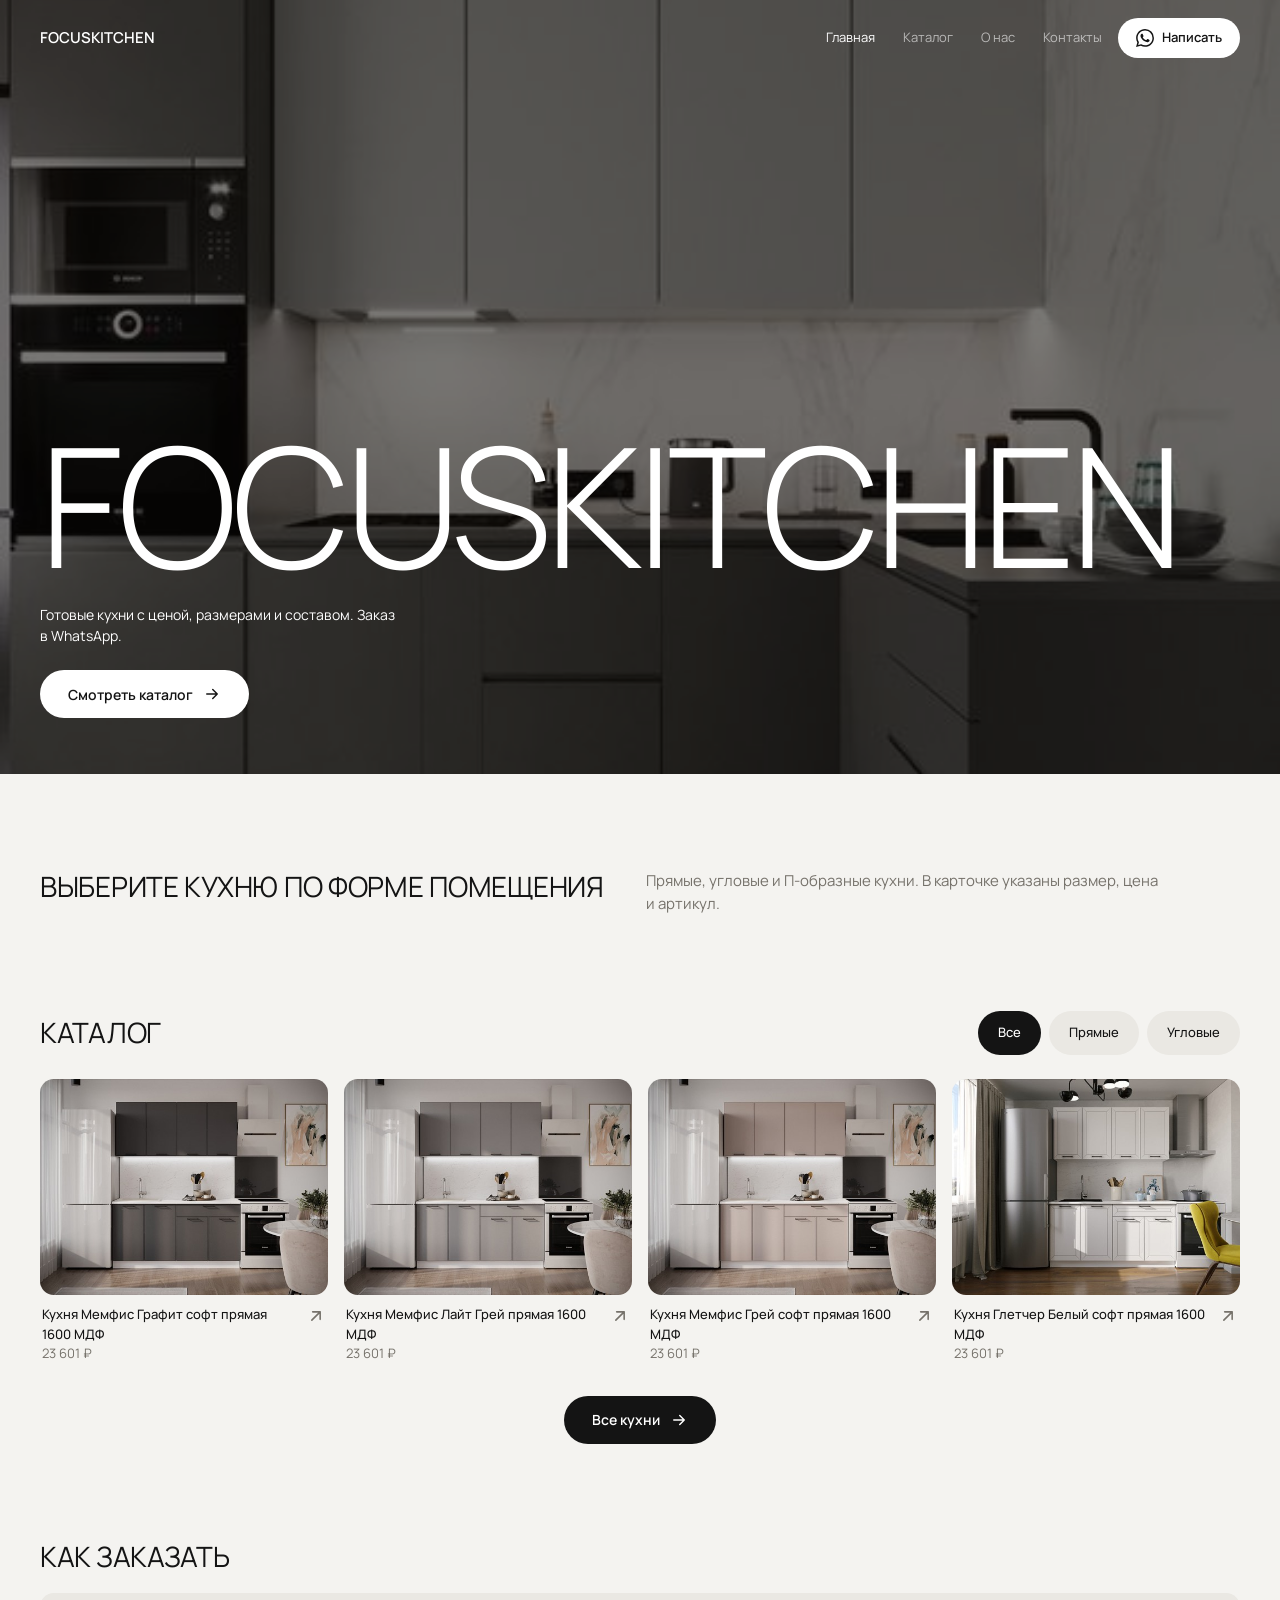
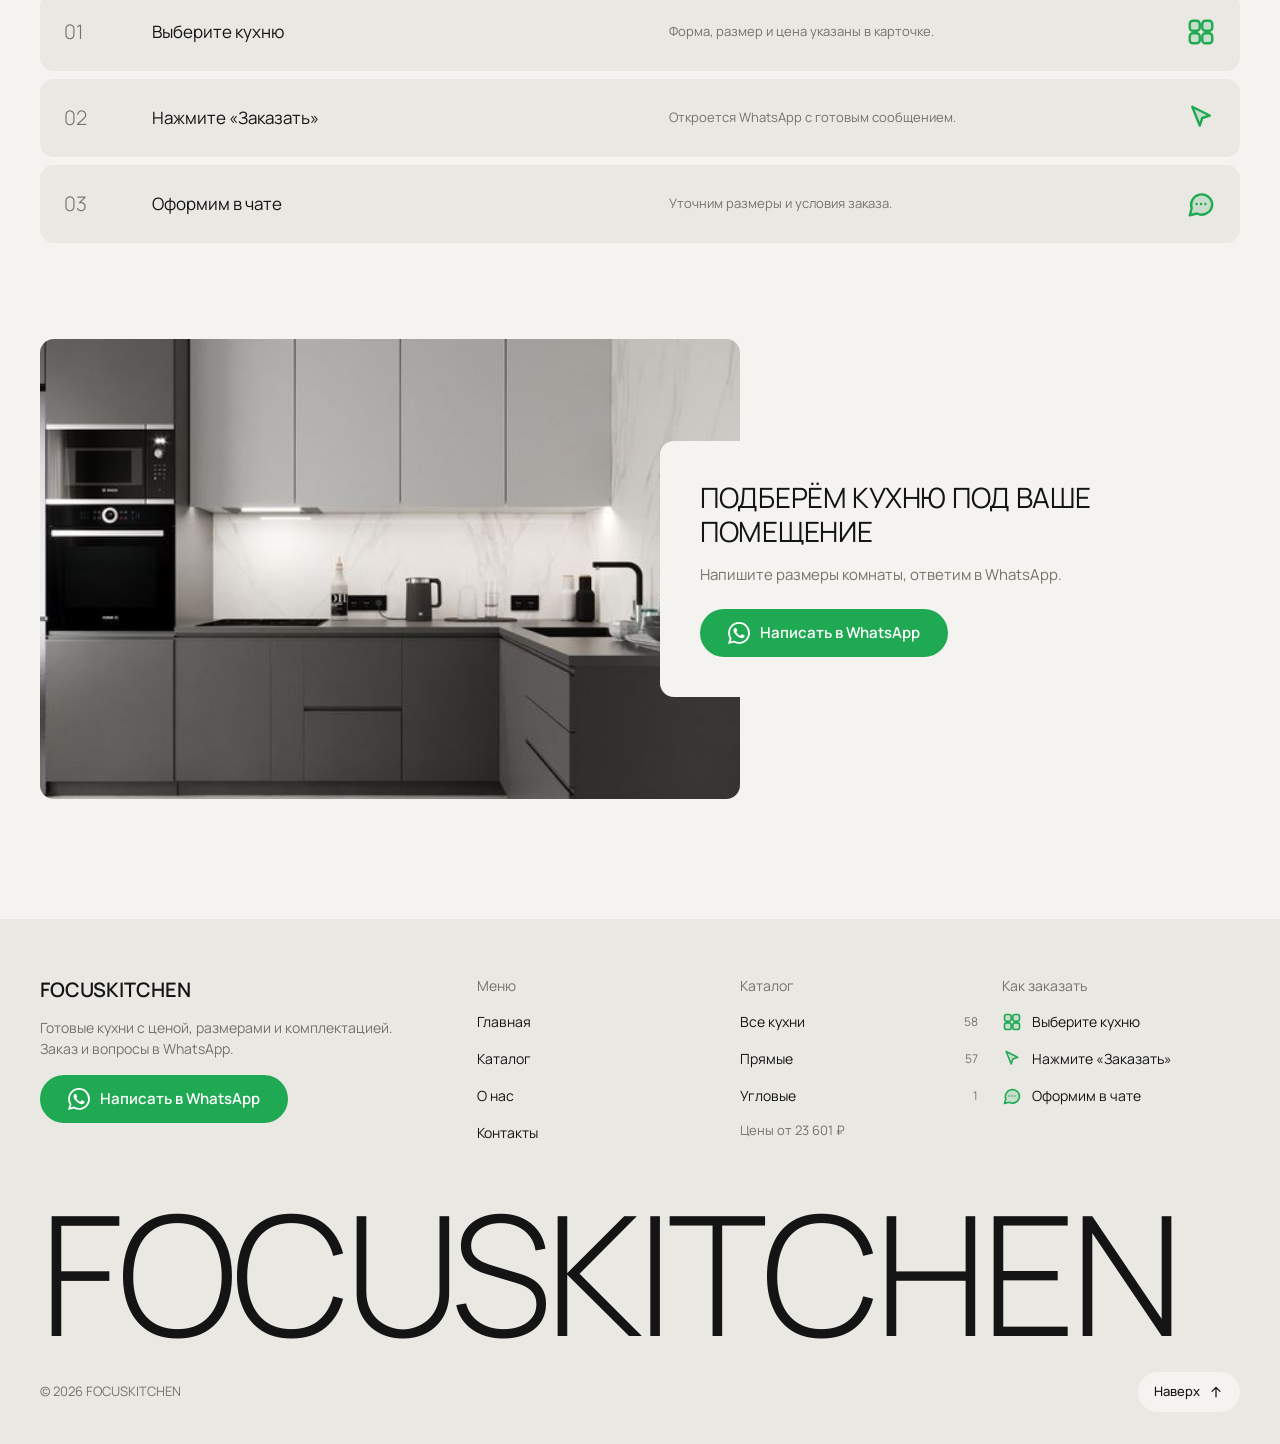
<file: index.html>
<!doctype html>
<html lang="ru">
<head>
<meta charset="utf-8">
<meta name="viewport" content="width=device-width, initial-scale=1">
<title>FOCUSKITCHEN</title>
<script>document.documentElement.classList.add('js')</script>
<link rel="preload" href="data/site.json" as="fetch" crossorigin>
<link rel="preload" href="data/products.json" as="fetch" crossorigin>
<link rel="modulepreload" href="js/home.js">
<link rel="modulepreload" href="js/common.js">
<link rel="modulepreload" href="js/animations.js">
<link rel="modulepreload" href="js/icons.js">
<link rel="modulepreload" href="js/tabs.js">
<link rel="preconnect" href="https://fonts.googleapis.com">
<link rel="preconnect" href="https://fonts.gstatic.com" crossorigin>
<link href="https://fonts.googleapis.com/css2?family=Manrope:wght@200;300;400;500;600&display=block" rel="stylesheet">
<link rel="stylesheet" href="css/site.css">
</head>
<body class="has-dark-hero">
<main>
  <section class="hero">
    <img class="hero-image" src="img/kitchen.jpg" alt="">
    <div class="hero-content">
      <h1 class="wordmark" data-site-name></h1>
      <p class="hero-text">Готовые кухни с ценой, размерами и составом. Заказ в WhatsApp.</p>
      <a class="button button-light" href="catalog.html" data-arrow>Смотреть каталог</a>
    </div>
  </section>

  <section class="section split">
    <h2 class="section-title">Выберите кухню по форме помещения</h2>
    <p class="section-text">Прямые, угловые и П-образные кухни. В карточке указаны размер, цена и артикул.</p>
  </section>

  <section class="section">
    <div class="section-head">
      <h2 class="section-title">Каталог</h2>
      <div class="tabs" id="home-tabs"></div>
    </div>
    <div class="tile-grid" id="home-grid"></div>
    <a class="button button-dark center" href="catalog.html" data-arrow>Все кухни</a>
  </section>

  <section class="section">
    <h2 class="section-title">Как заказать</h2>
    <div class="step-list" id="steps"></div>
  </section>

  <section class="section cta">
    <img class="cta-image" src="img/kitchen.jpg" alt="">
    <div class="cta-card">
      <h2 class="section-title">Подберём кухню под ваше помещение</h2>
      <p class="section-text">Напишите размеры комнаты, ответим в WhatsApp.</p>
      <a class="button button-green" data-whatsapp="Здравствуйте! Хочу подобрать кухню.">Написать в WhatsApp</a>
    </div>
  </section>
</main>
<script type="module" src="js/home.js"></script>
</body>
</html>
</file>
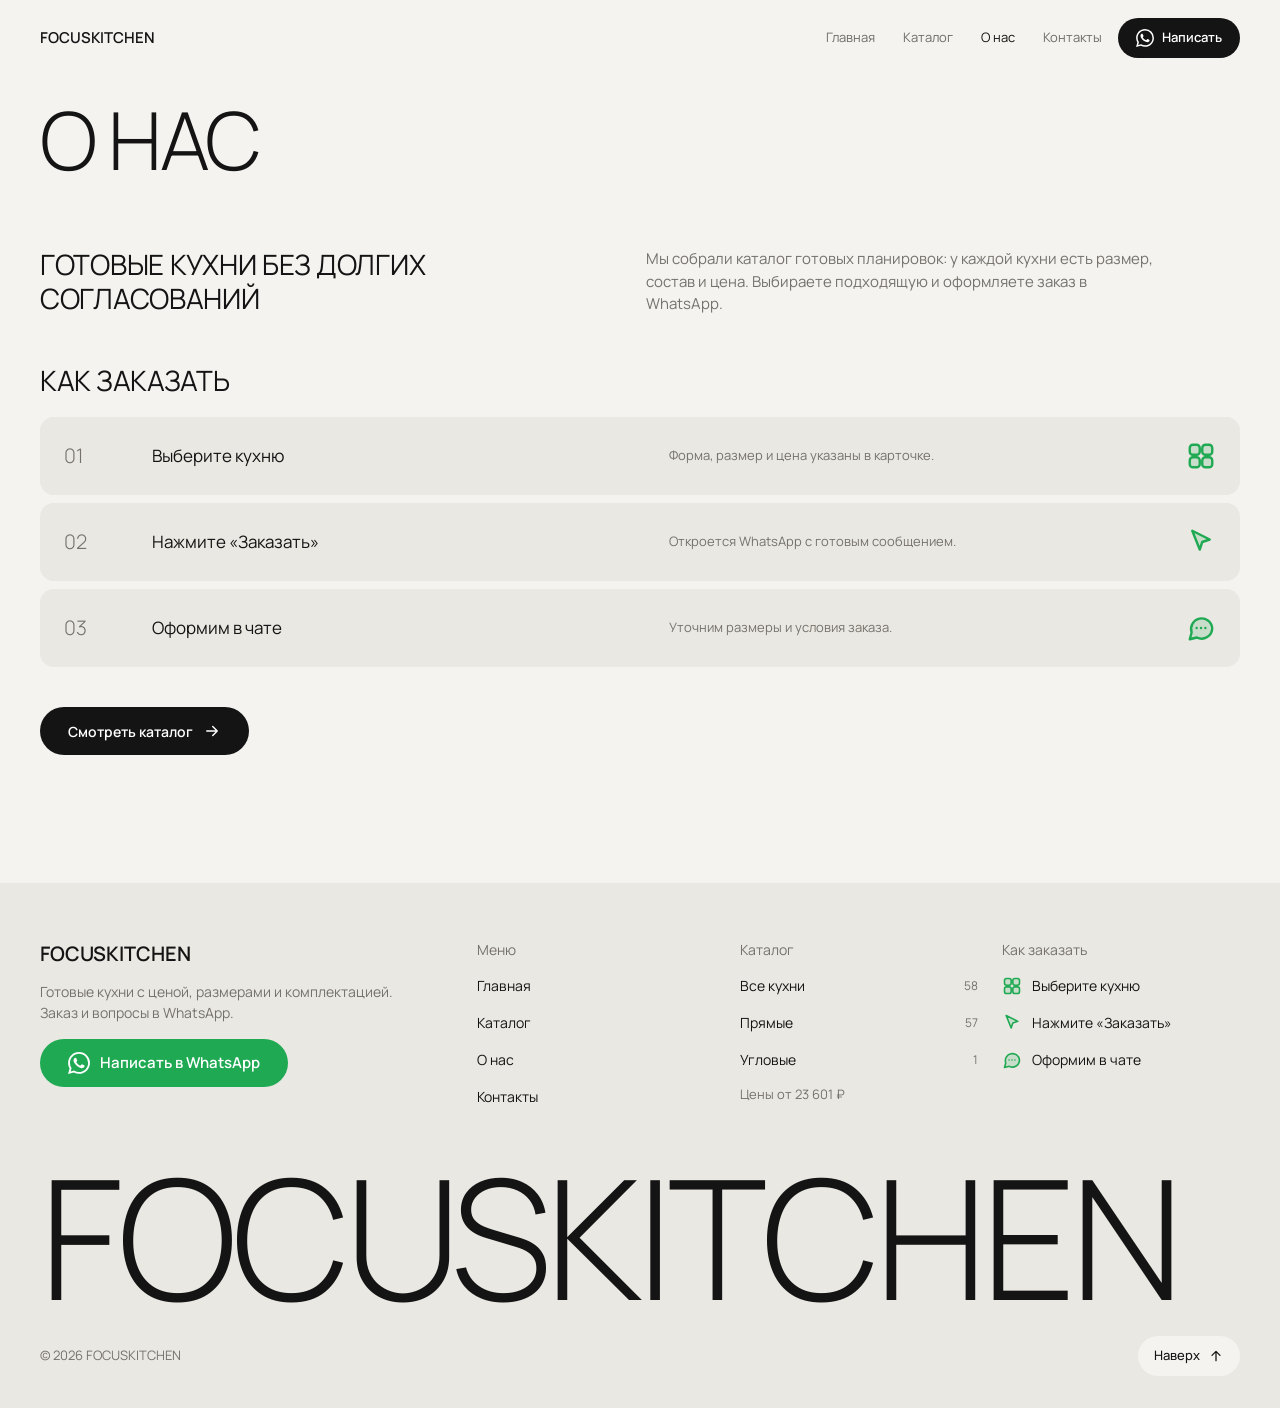
<file: about.html>
<!doctype html>
<html lang="ru">
<head>
<meta charset="utf-8">
<meta name="viewport" content="width=device-width, initial-scale=1">
<title>О нас</title>
<script>document.documentElement.classList.add('js')</script>
<link rel="preload" href="data/site.json" as="fetch" crossorigin>
<link rel="modulepreload" href="js/about.js">
<link rel="modulepreload" href="js/common.js">
<link rel="modulepreload" href="js/animations.js">
<link rel="modulepreload" href="js/icons.js">
<link rel="preconnect" href="https://fonts.googleapis.com">
<link rel="preconnect" href="https://fonts.gstatic.com" crossorigin>
<link href="https://fonts.googleapis.com/css2?family=Manrope:wght@200;300;400;500;600&display=block" rel="stylesheet">
<link rel="stylesheet" href="css/site.css">
</head>
<body class="">
<main class="page">
  <h1 class="page-title">О нас</h1>
  <section class="section split flush">
    <h2 class="section-title">Готовые кухни без долгих согласований</h2>
    <p class="section-text">Мы собрали каталог готовых планировок: у каждой кухни есть размер, состав и цена. Выбираете подходящую и оформляете заказ в WhatsApp.</p>
  </section>
  <section class="section flush">
    <h2 class="section-title">Как заказать</h2>
    <div class="step-list" id="steps"></div>
  </section>
  <a class="button button-dark" href="catalog.html" data-arrow>Смотреть каталог</a>
</main>
<script type="module" src="js/about.js"></script>
</body>
</html>
</file>
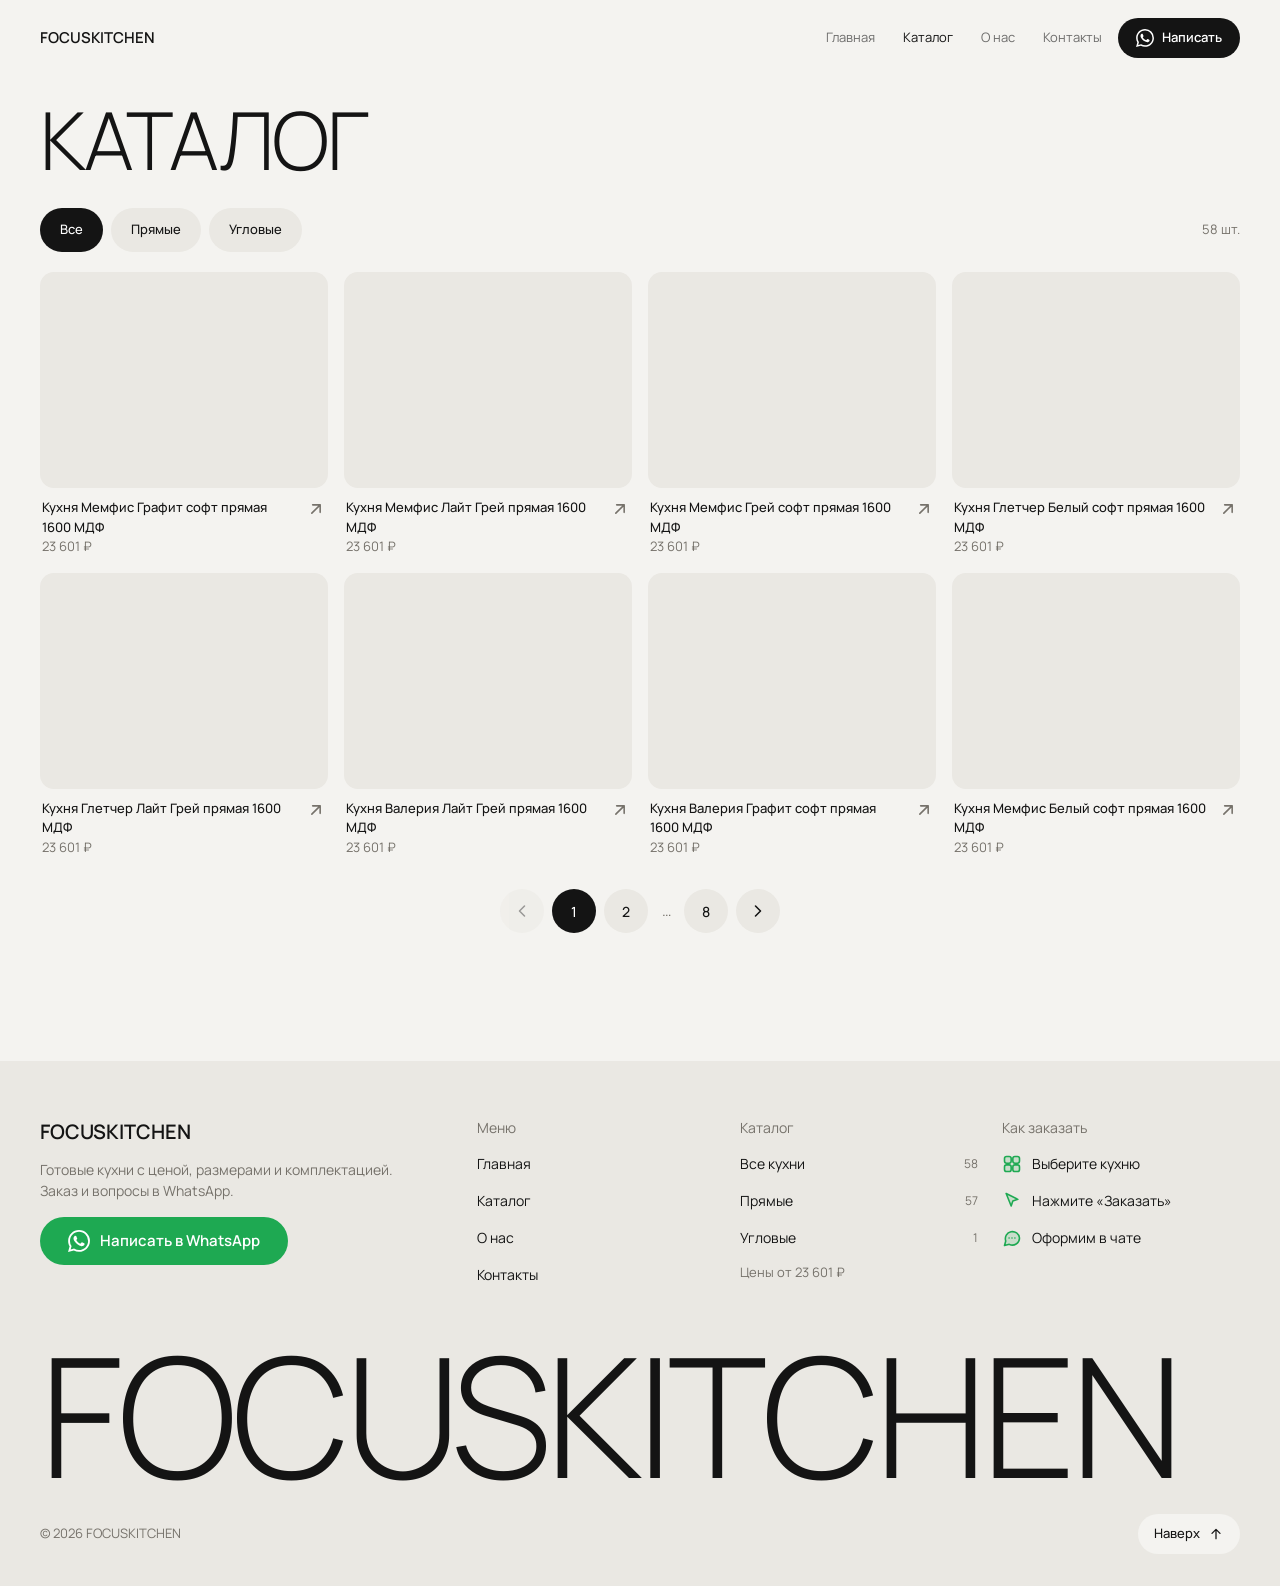
<file: catalog.html>
<!doctype html>
<html lang="ru">
<head>
<meta charset="utf-8">
<meta name="viewport" content="width=device-width, initial-scale=1">
<title>Каталог</title>
<script>document.documentElement.classList.add('js')</script>
<link rel="preload" href="data/site.json" as="fetch" crossorigin>
<link rel="preload" href="data/products.json" as="fetch" crossorigin>
<link rel="modulepreload" href="js/catalog.js">
<link rel="modulepreload" href="js/common.js">
<link rel="modulepreload" href="js/animations.js">
<link rel="modulepreload" href="js/icons.js">
<link rel="modulepreload" href="js/tabs.js">
<link rel="preconnect" href="https://fonts.googleapis.com">
<link rel="preconnect" href="https://fonts.gstatic.com" crossorigin>
<link href="https://fonts.googleapis.com/css2?family=Manrope:wght@200;300;400;500;600&display=block" rel="stylesheet">
<link rel="stylesheet" href="css/site.css">
</head>
<body class="">
<main class="page">
  <h1 class="page-title">Каталог</h1>
  <div class="catalog-bar">
    <div class="tabs" id="catalog-tabs"></div>
    <span class="count" id="catalog-count"></span>
  </div>
  <div class="tile-grid" id="catalog-grid"></div>
  <nav class="pagination" id="catalog-pagination" aria-label="Страницы"></nav>
</main>
<script type="module" src="js/catalog.js"></script>
</body>
</html>
</file>
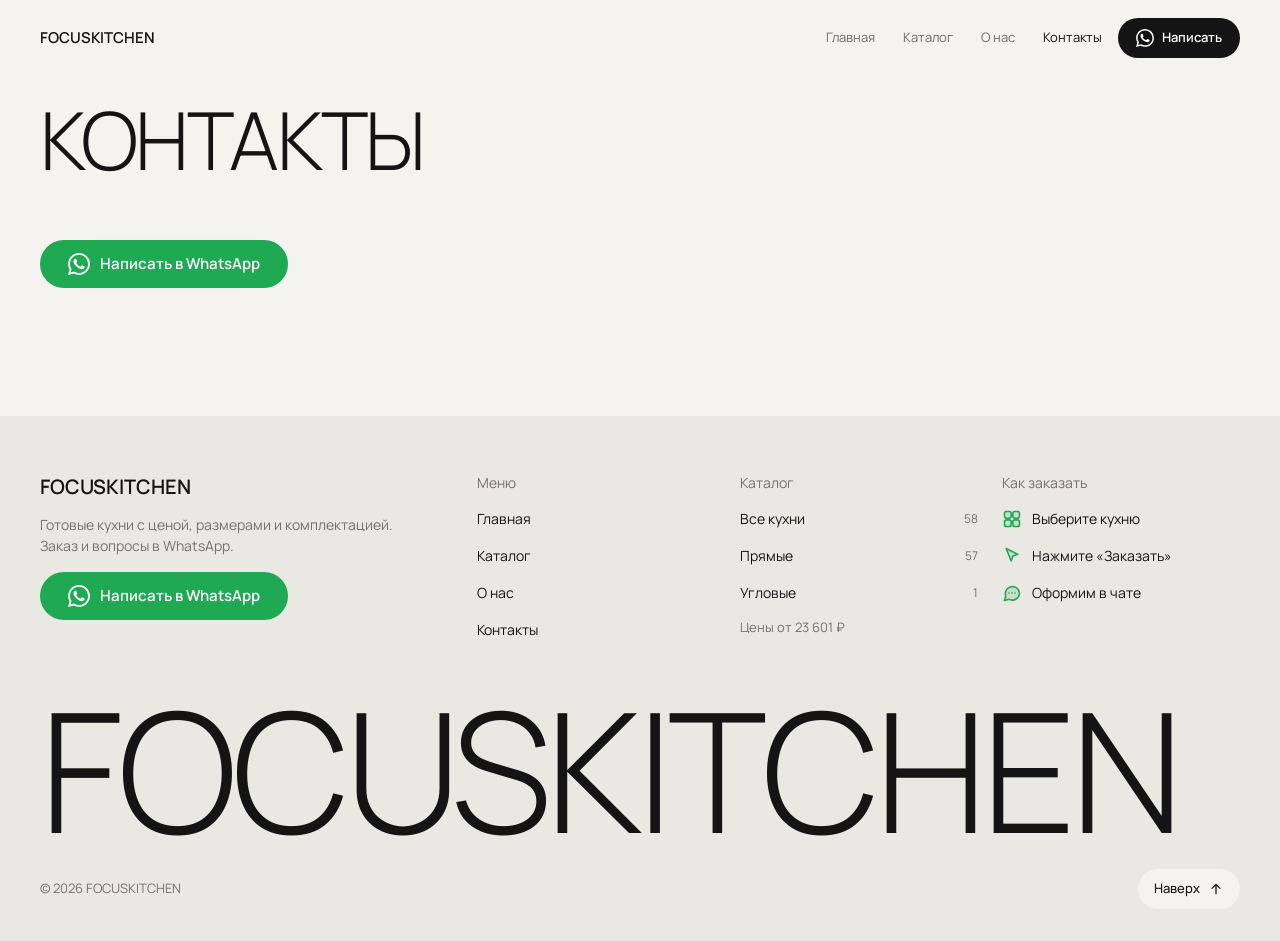
<file: contacts.html>
<!doctype html>
<html lang="ru">
<head>
<meta charset="utf-8">
<meta name="viewport" content="width=device-width, initial-scale=1">
<title>Контакты</title>
<script>document.documentElement.classList.add('js')</script>
<link rel="preload" href="data/site.json" as="fetch" crossorigin>
<link rel="modulepreload" href="js/contacts.js">
<link rel="modulepreload" href="js/common.js">
<link rel="modulepreload" href="js/animations.js">
<link rel="modulepreload" href="js/icons.js">
<link rel="preconnect" href="https://fonts.googleapis.com">
<link rel="preconnect" href="https://fonts.gstatic.com" crossorigin>
<link href="https://fonts.googleapis.com/css2?family=Manrope:wght@200;300;400;500;600&display=block" rel="stylesheet">
<link rel="stylesheet" href="css/site.css">
</head>
<body class="">
<main class="page">
  <h1 class="page-title">Контакты</h1>
  <div class="contact-list" id="contact-list"></div>
  <a class="button button-green" data-whatsapp="Здравствуйте! Хочу подобрать кухню.">Написать в WhatsApp</a>
</main>
<script type="module" src="js/contacts.js"></script>
</body>
</html>
</file>
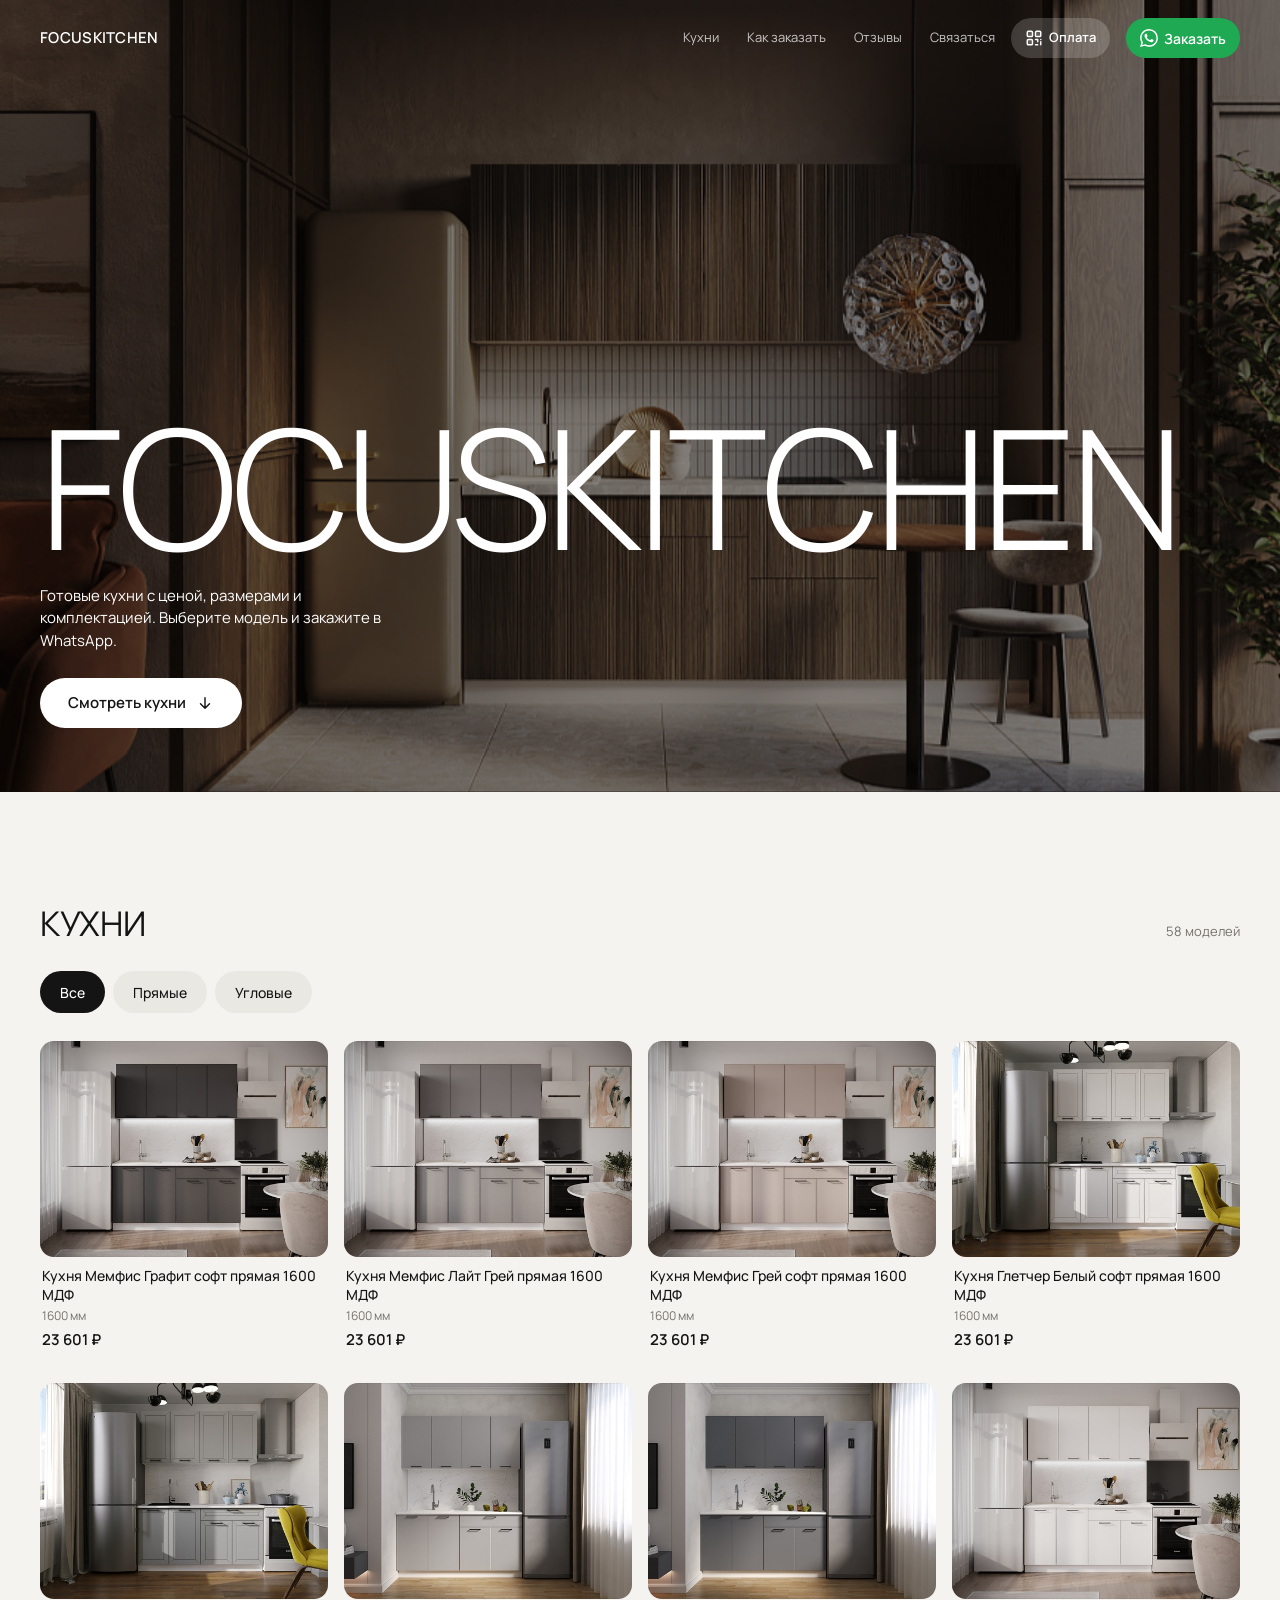
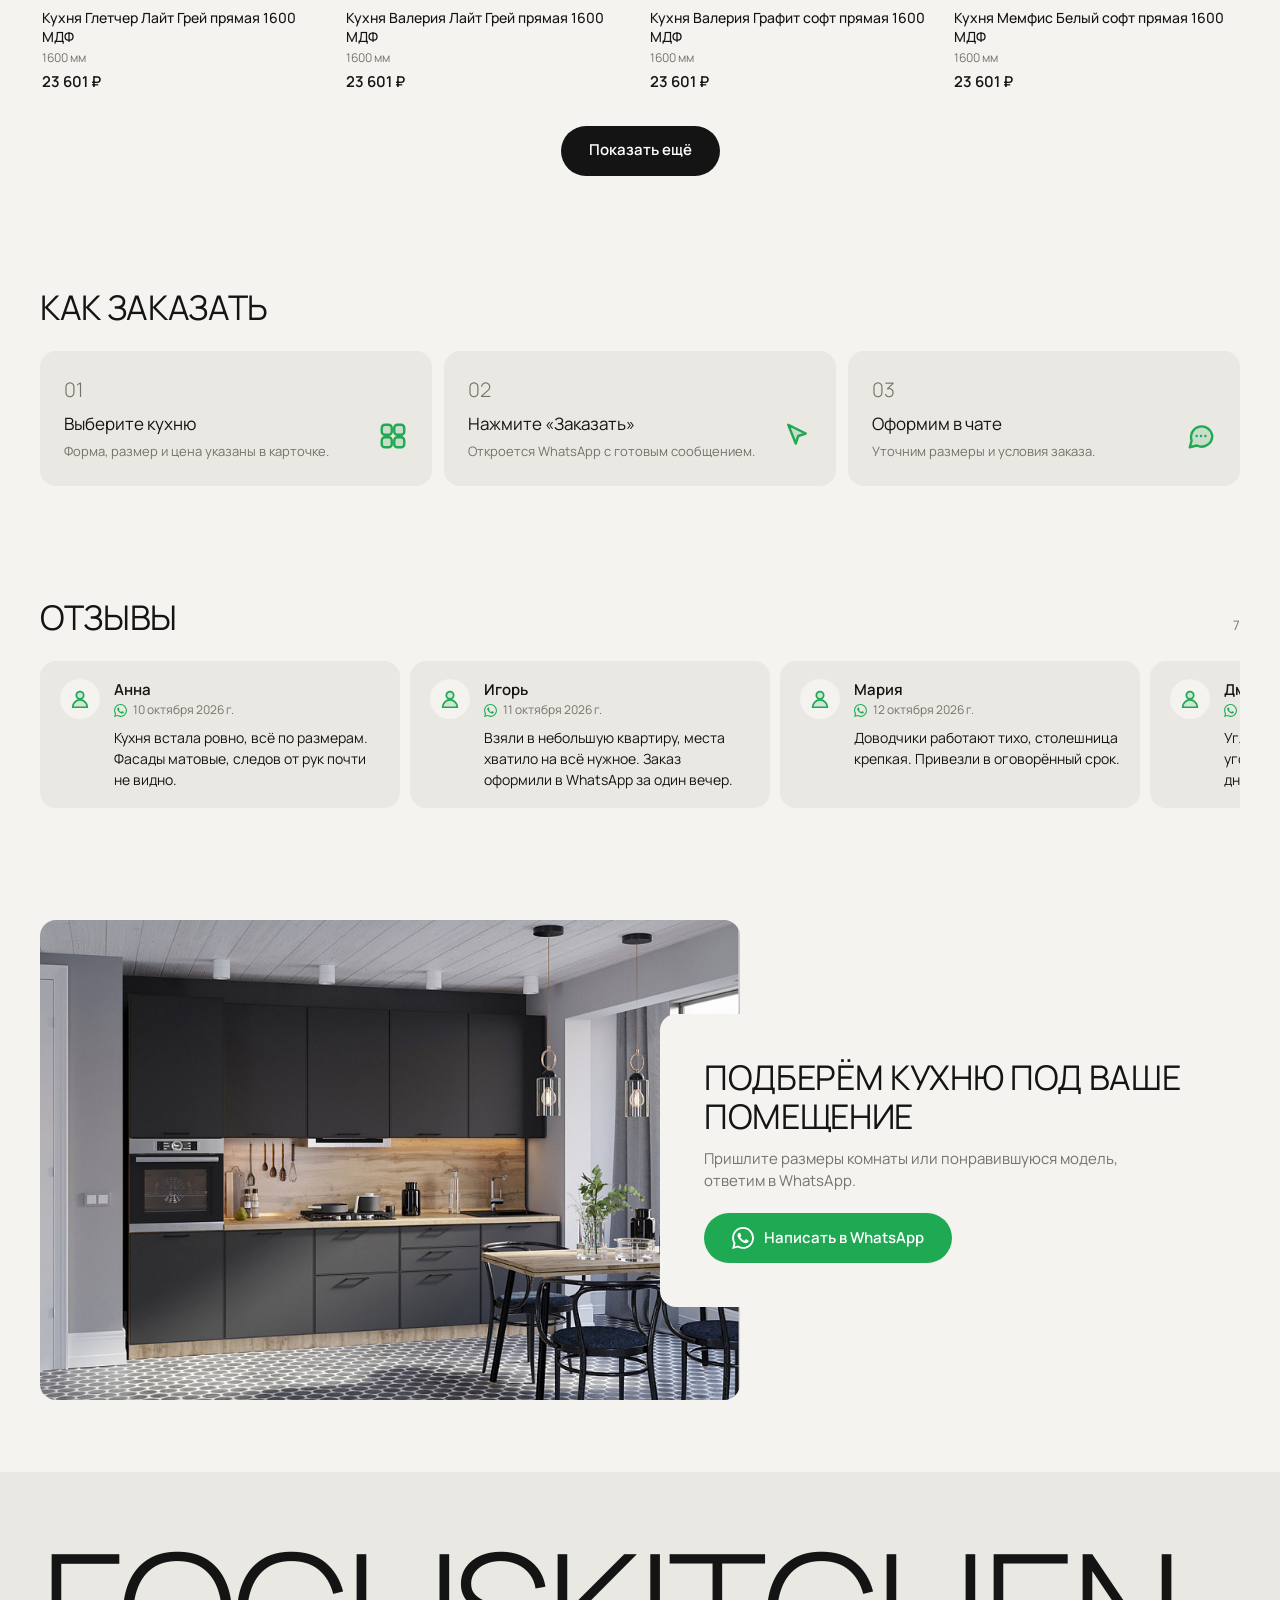
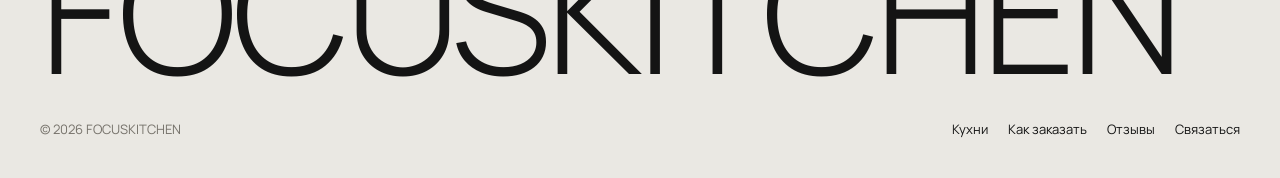
<file: one.html>
<!doctype html>
<html lang="ru">
<head>
<meta charset="utf-8">
<meta name="viewport" content="width=device-width, initial-scale=1">
<title>FOCUSKITCHEN</title>
<script>document.documentElement.classList.add('js')</script>
<link rel="preload" href="data/site.json" as="fetch" crossorigin>
<link rel="preload" href="data/products.json" as="fetch" crossorigin>
<link rel="preload" href="data/payment.json" as="fetch" crossorigin>
<link rel="preload" href="data/reviews.json" as="fetch" crossorigin>
<link rel="modulepreload" href="js/onepage.js">
<link rel="modulepreload" href="js/common.js">
<link rel="modulepreload" href="js/animations.js">
<link rel="modulepreload" href="js/icons.js">
<link rel="modulepreload" href="js/drawer.js">
<link rel="preconnect" href="https://fonts.googleapis.com">
<link rel="preconnect" href="https://fonts.gstatic.com" crossorigin>
<link href="https://fonts.googleapis.com/css2?family=Manrope:wght@200;300;400;500;600&display=block" rel="stylesheet">
<link rel="stylesheet" href="css/onepage.css">
</head>
<body>
<header class="topbar">
  <a class="brand" href="#top" data-site-name></a>
  <nav class="topbar-nav">
    <a href="#kitchens">Кухни</a>
    <a href="#order">Как заказать</a>
    <a href="#reviews">Отзывы</a>
    <a href="#contact">Связаться</a>
  </nav>
  <button class="topbar-pay" id="pay-button" type="button"></button>
  <a class="topbar-action" data-whatsapp="Здравствуйте! Хочу заказать кухню.">Заказать</a>
</header>

<section class="hero" id="top">
  <img class="hero-image" src="img/products/kukhnya-triniti-2400-kashtan-brauni-mdf-pryamaya/1.jpg" alt="">
  <div class="hero-content">
    <h1 class="wordmark" data-site-name></h1>
    <p class="hero-text">Готовые кухни с ценой, размерами и комплектацией. Выберите модель и закажите в WhatsApp.</p>
    <a class="button button-light" href="#kitchens" data-arrow>Смотреть кухни</a>
  </div>
</section>

<main>
  <section class="section" id="kitchens">
    <div class="section-head">
      <h2 class="section-title">Кухни</h2>
      <span class="count" id="kitchen-count"></span>
    </div>
    <div class="chips" id="shape-chips" role="tablist"></div>
    <div class="grid" id="kitchen-grid"></div>
    <button class="button button-dark more" id="show-more" type="button">Показать ещё</button>
  </section>

  <section class="section" id="order">
    <h2 class="section-title">Как заказать</h2>
    <div class="steps" id="steps"></div>
  </section>

  <section class="section" id="reviews">
    <div class="section-head">
      <h2 class="section-title">Отзывы</h2>
      <span class="count" id="review-count"></span>
    </div>
    <div id="review-area"></div>
  </section>

  <section class="section cta" id="contact">
    <img class="cta-image" src="img/products/kukhnya-memfis-3000-chernyy-tryufel-mdf-pryamaya/1.jpg" alt="">
    <div class="cta-card">
      <h2 class="section-title">Подберём кухню под ваше помещение</h2>
      <p class="section-text">Пришлите размеры комнаты или понравившуюся модель, ответим в WhatsApp.</p>
      <a class="button button-green" data-whatsapp="Здравствуйте! Хочу подобрать кухню.">Написать в WhatsApp</a>
      <div class="contact-list" id="contact-list"></div>
    </div>
  </section>
</main>

<footer class="footer">
  <div class="footer-wordmark" data-site-name></div>
  <div class="footer-bottom">
    <span id="copyright"></span>
    <nav class="footer-nav">
      <a href="#kitchens">Кухни</a>
      <a href="#order">Как заказать</a>
      <a href="#reviews">Отзывы</a>
      <a href="#contact">Связаться</a>
    </nav>
  </div>
</footer>
<script type="module" src="js/onepage.js"></script>
</body>
</html>
</file>
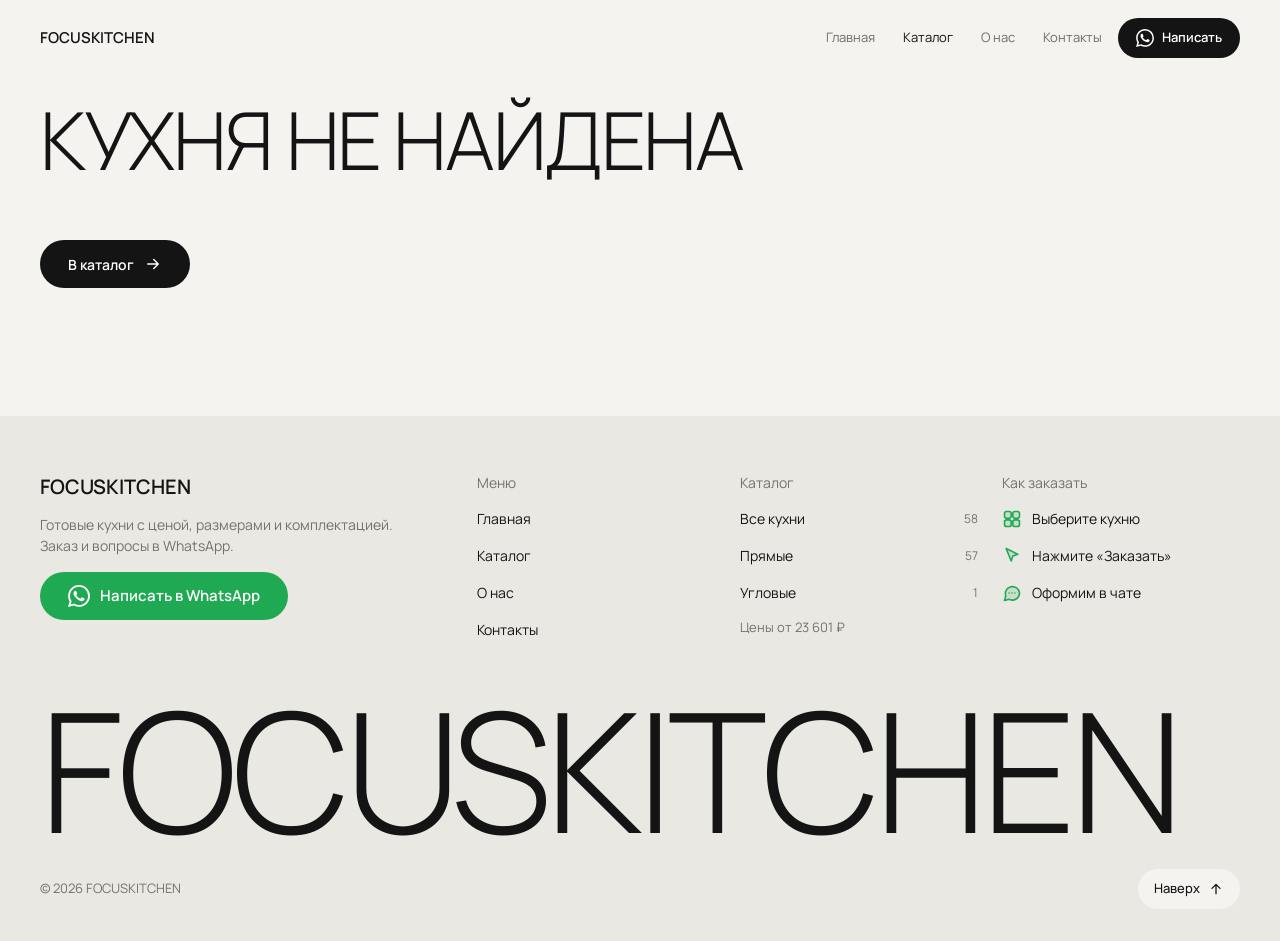
<file: product.html>
<!doctype html>
<html lang="ru">
<head>
<meta charset="utf-8">
<meta name="viewport" content="width=device-width, initial-scale=1">
<title>Кухня</title>
<script>document.documentElement.classList.add('js')</script>
<link rel="preload" href="data/site.json" as="fetch" crossorigin>
<link rel="preload" href="data/products.json" as="fetch" crossorigin>
<link rel="preload" href="data/reviews.json" as="fetch" crossorigin>
<link rel="modulepreload" href="js/product.js">
<link rel="modulepreload" href="js/common.js">
<link rel="modulepreload" href="js/animations.js">
<link rel="modulepreload" href="js/icons.js">
<link rel="modulepreload" href="js/tabs.js">
<link rel="preconnect" href="https://fonts.googleapis.com">
<link rel="preconnect" href="https://fonts.gstatic.com" crossorigin>
<link href="https://fonts.googleapis.com/css2?family=Manrope:wght@200;300;400;500;600&display=block" rel="stylesheet">
<link rel="stylesheet" href="css/site.css">
</head>
<body class="">
<main class="page" id="product-root"></main>
<script type="module" src="js/product.js"></script>
</body>
</html>
</file>
<file: css/site.css>
:root {
  --page: #f4f3f0;
  --surface: #eae8e3;
  --ink: #141414;
  --muted: #76726b;
  --dark: #1a1714;
  --green: #138a4a;
  --accent: #1ea952;
  --gutter: 16px;
  --max: 1280px;
}
* { box-sizing: border-box; }
html { -webkit-text-size-adjust: 100%; -webkit-tap-highlight-color: transparent; }
a, button { touch-action: manipulation; }
body { margin: 0; background: var(--page); color: var(--ink); font-family: 'Manrope', system-ui, sans-serif; font-weight: 400; font-size: 15px; line-height: 1.5; overflow-x: hidden; }
a { color: inherit; text-decoration: none; }
img { display: block; max-width: 100%; }
button { font: inherit; color: inherit; background: none; border: 0; padding: 0; cursor: pointer; }
h1, h2, p { margin: 0; }
:focus-visible { outline: 2px solid var(--green); outline-offset: 2px; }

/* header */
.site-header { position: relative; z-index: 40; }
.site-header-inner { max-width: var(--max); margin: 0 auto; padding: 18px var(--gutter); display: flex; align-items: center; gap: 16px; }
.brand { font-weight: 600; font-size: 15px; margin-right: auto; }
.site-nav { display: none; gap: 28px; font-size: 13px; }
.site-nav a { opacity: .6; }
.site-nav a.is-active, .site-nav a:hover { opacity: 1; }
.header-action { gap: 8px; font-size: 13px; font-weight: 600; display: inline-flex; align-items: center; min-height: 40px; padding: 0 18px; border-radius: 999px; background: var(--ink); color: #fff; transition: transform .2s; }
.header-action:hover { transform: scale(1.04); }
.menu-button { display: inline-flex; align-items: center; justify-content: center; width: 40px; height: 40px; border-radius: 999px; background: var(--surface); }
.has-dark-hero .site-header { position: absolute; left: 0; right: 0; top: 0; color: #fff; }
.has-dark-hero .header-action { background: #fff; color: var(--ink); }
.has-dark-hero .menu-button { background: rgba(255,255,255,.18); }

/* buttons */
.button { display: inline-flex; align-items: center; justify-content: center; gap: 10px; min-height: 48px; padding: 0 28px; border-radius: 999px; font-weight: 600; font-size: 14px; transition: transform .2s; cursor: pointer; }
.button:hover { transform: scale(1.03); }
.button-dark { background: var(--ink); color: #fff; }
.button-light { background: #fff; color: var(--ink); }
.button-green { background: #1ea952; color: #fff; font-size: 15px; }
.center { display: flex; width: fit-content; margin: 32px auto 0; }

/* hero */
.hero { position: relative; min-height: 82vh; min-height: 82svh; background: var(--dark); color: #fff; display: flex; align-items: flex-end; overflow: hidden; }
.hero-image { position: absolute; inset: 0; width: 100%; height: 100%; object-fit: cover; object-position: 50% 45%; }
.hero::after { content: ''; position: absolute; inset: 0; background: rgba(10,8,6,.55); }
.hero-content { position: relative; z-index: 1; width: 100%; max-width: var(--max); margin: 0 auto; padding: 0 var(--gutter) 40px; }
.wordmark { font-weight: 300; font-size: clamp(32px, 13vw, 170px); line-height: .95; letter-spacing: -.03em; text-transform: uppercase; overflow-wrap: anywhere; }
.hero-text { max-width: 360px; margin: 20px 0 24px; font-size: 14px; opacity: .85; }

/* sections */
.section { max-width: var(--max); margin: 0 auto; padding: 56px var(--gutter) 0; }
.section.flush { padding-left: 0; padding-right: 0; }
.section-title { font-weight: 400; font-size: 22px; line-height: 1.2; text-transform: uppercase; letter-spacing: -.01em; }
.section-text { margin-top: 12px; color: var(--muted); max-width: 520px; }
.split { display: grid; gap: 12px; }
.section-head { display: flex; flex-direction: column; gap: 16px; margin-bottom: 24px; }

/* tabs */
.tabs { display: flex; gap: 8px; overflow-x: auto; scrollbar-width: none; margin: 0 calc(var(--gutter) * -1); padding: 0 var(--gutter); }
.tabs::-webkit-scrollbar { display: none; }
.tab { display: inline-flex; align-items: center; gap: 8px; flex: none; min-height: 44px; padding: 0 20px; border-radius: 999px; background: var(--surface); font-size: 13px; font-weight: 500; transition: transform .2s; }
.tab:hover { transform: scale(1.04); }
.tab.is-active { background: var(--ink); color: #fff; }

/* tiles */
.tile-grid { display: grid; grid-template-columns: 1fr 1fr; gap: 10px; }
.tile { display: block; }
.tile-image { aspect-ratio: 4 / 3; border-radius: 14px; overflow: hidden; background: var(--surface); }
.tile-image img { width: 100%; height: 100%; object-fit: cover; transition: transform .6s cubic-bezier(.2,.7,.2,1); }
.tile:hover .tile-image img { transform: scale(1.06); }
.tile-caption { display: flex; justify-content: space-between; align-items: flex-start; gap: 8px; padding: 10px 2px 0; font-size: 13px; }
.tile-text { display: flex; flex-direction: column; }
.tile-arrow { width: 18px; height: 18px; margin-top: 1px; color: var(--muted); transition: transform .25s; }
.tile:hover .tile-arrow { transform: scale(1.25); color: var(--ink); }
.tile-title { font-weight: 500; }
.tile-price { color: var(--muted); }
.tile-meta { color: var(--muted); font-size: 12px; }

/* steps */
.step-list { margin-top: 20px; display: grid; gap: 8px; }
.step-row { display: grid; grid-template-columns: 44px 1fr auto; column-gap: 8px; padding: 18px 16px; border-radius: 14px; background: var(--surface); }
.step-icon { grid-column: 3; grid-row: 1 / span 2; align-self: center; width: 26px; height: 26px; color: var(--muted); }
.step-number { grid-row: span 2; color: var(--muted); font-weight: 300; font-size: 20px; }
.step-title { font-size: 17px; }
.step-text { color: var(--muted); font-size: 13px; }

/* cta */
.cta { position: relative; padding-bottom: 56px; }
.cta-image { width: 100%; height: 280px; object-fit: cover; object-position: 50% 50%; border-radius: 14px; }
.cta-card { position: relative; margin: -56px 12px 0; padding: 24px; background: var(--page); border-radius: 14px; display: flex; flex-direction: column; align-items: flex-start; gap: 4px; }
.cta-card .button { margin-top: 18px; }

/* inner pages */
.page { max-width: var(--max); margin: 0 auto; padding: 24px var(--gutter) 64px; }
.page-title { font-weight: 300; font-size: 44px; line-height: 1; letter-spacing: -.03em; text-transform: uppercase; margin-bottom: 28px; }
.page .section { padding-top: 40px; padding-bottom: 8px; }
.page .button { margin-top: 32px; }
.catalog-bar { display: flex; flex-direction: column; gap: 12px; margin-bottom: 20px; }
.count { color: var(--muted); font-size: 13px; }
.contact-list { display: grid; gap: 8px; }
.contact-row { display: grid; grid-template-columns: 130px 1fr; align-items: center; padding: 14px 16px; border-radius: 12px; background: var(--surface); }
.spec-card { padding: 8px 20px; border-radius: 16px; background: var(--surface); }
.spec-row { display: grid; grid-template-columns: 150px 1fr; align-items: center; gap: 12px; padding: 9px 0; }
.spec-label, .contact-label { display: flex; align-items: center; gap: 8px; color: var(--muted); font-size: 13px; }
.spec-label .icon, .contact-label .icon { width: 18px; height: 18px; }
.spec-value { font-size: 15px; font-weight: 500; }
a.contact-value { text-decoration: underline; text-underline-offset: 3px; }

/* product */
.crumbs { display: flex; align-items: center; gap: 8px; font-size: 13px; color: var(--muted); margin-bottom: 20px; }
.crumbs a { text-decoration: underline; text-underline-offset: 3px; }
.product-layout { display: grid; gap: 24px; }
.gallery-main { width: 100%; aspect-ratio: 4 / 3; object-fit: cover; border-radius: 14px; background: var(--surface); }
.gallery-thumbs { display: flex; gap: 8px; margin-top: 8px; }
.gallery-thumb { width: 56px; height: 56px; border-radius: 10px; overflow: hidden; opacity: .55; transition: transform .2s; }
.gallery-thumb:hover { transform: scale(1.06); }
.gallery-thumb.is-active { opacity: 1; }
.gallery-thumb img { width: 100%; height: 100%; object-fit: cover; }
.product-info { display: flex; flex-direction: column; gap: 16px; align-items: flex-start; }
.product-title { font-weight: 300; font-size: 32px; line-height: 1.1; letter-spacing: -.02em; }
.product-price { font-size: 24px; font-weight: 500; }
.order-bar { position: fixed; left: 0; right: 0; bottom: 0; z-index: 20; padding: 10px var(--gutter) calc(10px + env(safe-area-inset-bottom)); background: var(--page); }
.order-bar .button { width: 100%; margin: 0; min-height: 52px; font-size: 15px; }
.has-order-bar { padding-bottom: 72px; }
.details { width: 100%; margin-top: 40px; }
.details-body { margin-top: 16px; min-width: 0; }
.review-track { display: flex; gap: 10px; overflow-x: auto; scroll-snap-type: x mandatory; scroll-padding: 0 var(--gutter); scrollbar-width: none; margin: 0 calc(var(--gutter) * -1); padding: 0 var(--gutter); }
.review-track::-webkit-scrollbar { display: none; }
.review { flex: 0 0 82%; max-width: 340px; scroll-snap-align: start; display: flex; gap: 14px; padding: 16px 20px; border-radius: 12px; background: var(--surface); }
.review-avatar { flex: none; display: inline-flex; align-items: center; justify-content: center; width: 40px; height: 40px; border-radius: 999px; background: var(--page); color: var(--muted); }
.review-empty { display: flex; flex-direction: column; align-items: flex-start; gap: 16px; padding: 24px; border-radius: 16px; background: var(--surface); }
.review-empty .review-empty-icon { width: 44px; height: 44px; color: var(--accent); }
.review-empty-title { font-size: 18px; font-weight: 500; }
.review-empty-note { margin-top: 4px; color: var(--muted); font-size: 14px; max-width: 520px; }
@media (min-width: 900px) {
  .review-empty { flex-direction: row; align-items: center; gap: 20px; padding: 24px 28px; }
  .review-empty-text { flex: 1; }
}
.review-author { font-weight: 600; }
.review-text { margin-top: 6px; }
.similar-title { margin: 56px 0 20px; }

/* footer */
.site-footer { margin-top: 64px; padding: 40px var(--gutter) 24px; background: var(--surface); }
.footer-inner { max-width: var(--max); margin: 0 auto; display: grid; gap: 40px; }
.footer-columns { display: grid; grid-template-columns: 1fr 1fr; gap: 32px 24px; font-size: 14px; }
.footer-column { display: flex; flex-direction: column; gap: 2px; }
.footer-link { display: flex; align-items: center; justify-content: space-between; gap: 8px; padding: 7px 0; }
.footer-count { color: var(--muted); font-size: 12px; }
.footer-note { margin-top: 6px; color: var(--muted); font-size: 13px; }
.footer-step { display: flex; align-items: center; gap: 10px; padding: 7px 0; }
.footer-step .icon { width: 20px; height: 20px; color: var(--accent); }
.footer-brand { display: flex; flex-direction: column; align-items: flex-start; gap: 12px; }
.footer-brand-name { font-size: 20px; font-weight: 600; }
.footer-brand-text { color: var(--muted); max-width: 360px; font-size: 14px; }
.footer-brand .button { margin-top: 4px; }
.footer-bottom { max-width: var(--max); margin: 24px auto 0; display: flex; align-items: center; justify-content: space-between; gap: 16px; color: var(--muted); font-size: 13px; }
.footer-top { display: inline-flex; align-items: center; gap: 8px; min-height: 40px; padding: 0 16px; border-radius: 999px; background: var(--page); color: var(--ink); font-size: 13px; font-weight: 500; transition: transform .2s; }
.footer-top:hover { transform: scale(1.04); }
.footer-top .icon { width: 16px; height: 16px; }
.footer-contact { display: flex; align-items: center; gap: 8px; padding: 4px 0; }
.footer-contact .icon { width: 18px; height: 18px; color: var(--muted); }
.footer-heading { color: var(--muted); margin-bottom: 6px; }
.footer-wordmark { max-width: var(--max); margin: 48px auto 0; font-weight: 300; font-size: clamp(32px, 13vw, 170px); line-height: .9; letter-spacing: -.03em; text-transform: uppercase; overflow-wrap: anywhere; }

@media (min-width: 900px) {
  :root { --gutter: 40px; }
  .site-nav { display: flex; }
  .menu-button { display: none; }
  .hero { min-height: 86vh; }
  .hero-content { padding-bottom: 56px; }
  .section { padding-top: 96px; }
  .section-title { font-size: 28px; }
  .split { grid-template-columns: 1fr 1fr; align-items: start; }
  .split .section-text { margin-top: 0; }
  .section-head { flex-direction: row; justify-content: space-between; align-items: center; }
  .tile-grid { grid-template-columns: repeat(4, 1fr); gap: 16px; }
  .step-row { grid-template-columns: 80px 1fr 1fr auto; align-items: center; padding: 24px; }
  .step-number { grid-row: auto; }
  .step-icon { grid-column: auto; grid-row: auto; }
  .cta { display: grid; grid-template-columns: 1.4fr 1fr; align-items: center; }
  .cta-image { height: 460px; }
  .cta-card { margin: 0 0 0 -80px; padding: 40px; }
  .page-title { font-size: 80px; }
  .catalog-bar { flex-direction: row; justify-content: space-between; align-items: center; }
  .product-layout { grid-template-columns: 1.1fr 1fr; gap: 56px; }
  .product-title { font-size: 44px; }
  .order-bar { position: static; padding: 8px 0 0; background: none; }
  .order-bar .button { width: auto; }
  .has-order-bar { padding-bottom: 0; }
  .tabs { margin: 0; padding: 0; flex-wrap: wrap; overflow: visible; }
  .contact-row { grid-template-columns: 160px 1fr; }
  .spec-row { grid-template-columns: 240px 1fr; }
  .mobile-menu { display: none; }
  .spec-card { padding: 12px 28px; }
  .contact-list { max-width: 640px; }
  .site-footer { padding: 56px var(--gutter) 32px; }
  .footer-inner { grid-template-columns: 1fr 2fr; gap: 56px; }
  .footer-columns { grid-template-columns: repeat(auto-fit, minmax(160px, 1fr)); }
}

/* page ready gate */
.js:not(.ready) body { visibility: hidden; }

/* icons */
.icon { width: 20px; height: 20px; fill: none; stroke: currentColor; stroke-width: 1.9; stroke-linecap: round; stroke-linejoin: round; flex: none; }
.icon-button { width: 22px; height: 22px; stroke: none; }
.header-action .icon-button { width: 18px; height: 18px; }
.icon-arrow { width: 18px; height: 18px; transition: transform .25s; }
.button:hover .icon-arrow { transform: translateX(4px); }
.button:active, .tab:active, .header-action:active { transform: scale(.96); }

/* mobile menu */
.is-locked { overflow: hidden; }
.mobile-menu { position: fixed; inset: 0; z-index: 50; display: flex; flex-direction: column; gap: 28px; padding: 0 var(--gutter) calc(24px + env(safe-area-inset-bottom)); background: var(--page); color: var(--ink); overflow-y: auto; opacity: 0; visibility: hidden; transform: scale(1.03); transition: opacity .3s ease, transform .35s cubic-bezier(.2,.7,.2,1), visibility .3s; }
.site-header.is-open .mobile-menu { opacity: 1; visibility: visible; transform: none; }
.mobile-menu .menu-button { background: var(--surface); }
.mobile-menu-top { display: flex; align-items: center; justify-content: space-between; padding: 18px 0; }
.mobile-menu-link, .mobile-menu-group, .mobile-menu > .button { opacity: 0; transform: translateY(18px); transition: opacity .4s ease, transform .5s cubic-bezier(.2,.7,.2,1); }
.site-header.is-open .mobile-menu-link, .site-header.is-open .mobile-menu-group, .site-header.is-open .mobile-menu > .button { opacity: 1; transform: none; transition-delay: calc(var(--i, 0) * 60ms + 120ms); }
.site-header.is-open .mobile-menu > .button { transition-delay: .6s; }
.mobile-menu-nav, .mobile-menu-group { display: flex; flex-direction: column; }
.mobile-menu-link { display: flex; align-items: center; gap: 16px; padding: 14px 0; }
.mobile-menu-link .icon { margin-left: auto; color: var(--muted); }
.mobile-menu-number { width: 28px; color: var(--muted); font-size: 13px; font-weight: 300; }
.mobile-menu-label { font-size: 34px; font-weight: 300; line-height: 1.1; letter-spacing: -.02em; text-transform: uppercase; }
.mobile-menu-link.is-active .mobile-menu-label { font-weight: 500; }
.mobile-menu-link.is-small { padding: 10px 0; }
.mobile-menu-link.is-small .mobile-menu-label { font-size: 18px; font-weight: 400; text-transform: none; letter-spacing: 0; }
.mobile-menu-heading { margin-bottom: 4px; color: var(--muted); font-size: 13px; }
.mobile-menu-contact { display: flex; align-items: center; gap: 12px; padding: 10px 0; font-size: 16px; }
.mobile-menu-contact .icon { color: var(--muted); }
.mobile-menu > .button { margin-top: auto; min-height: 56px; }

/* motion */
@keyframes hero-zoom { from { transform: scale(1.12); } to { transform: scale(1); } }
@keyframes rise { from { opacity: 0; transform: translateY(40px); } to { opacity: 1; transform: none; } }
@keyframes slide-up { from { transform: translateY(100%); } to { transform: none; } }
@keyframes fade-in { from { opacity: 0; } to { opacity: 1; } }
.ready .hero-image { animation: hero-zoom 2s cubic-bezier(.2,.7,.2,1) both; }
.ready .wordmark { animation: rise 1s cubic-bezier(.2,.7,.2,1) .15s both; }
.ready .hero-text { animation: rise .9s cubic-bezier(.2,.7,.2,1) .45s both; }
.ready .hero .button { animation: rise .9s cubic-bezier(.2,.7,.2,1) .6s both; }
.ready .site-header-inner { animation: fade-in .8s ease .1s both; }
.gallery-main.is-swapping { animation: fade-in .45s ease; }
.reveal { opacity: 0; transform: translateY(26px); transition: opacity .7s ease, transform .8s cubic-bezier(.2,.7,.2,1); transition-delay: calc(var(--i, 0) * 70ms); }
.reveal.is-visible { opacity: 1; transform: none; }
@media (max-width: 899px) {
  .ready .order-bar { animation: slide-up .6s cubic-bezier(.2,.7,.2,1) .4s both; }
}
.mobile-menu-link.is-small .mobile-menu-number { display: none; }

/* soft icons */
.icon .f { fill: currentColor; fill-opacity: .16; }
.icon-button .f { fill-opacity: 1; }
.step-icon { width: 30px; height: 30px; color: var(--accent); }
.spec-label .icon, .contact-label .icon, .mobile-menu-contact .icon, .footer-contact .icon { color: var(--accent); }
.spec-label .icon, .contact-label .icon { width: 20px; height: 20px; }
.tab .icon { width: 18px; height: 18px; color: var(--accent); }
.tab.is-active .icon { color: #fff; }
.review-avatar { color: var(--accent); }
.review-avatar .icon { width: 22px; height: 22px; }

/* pagination */
.pagination { display: flex; justify-content: center; gap: 4px; margin-top: 32px; }
.page-gap { display: inline-flex; align-items: center; justify-content: center; min-width: 20px; color: var(--muted); }
.page-button { display: inline-flex; align-items: center; justify-content: center; min-width: 36px; height: 44px; padding: 0 4px; border-radius: 999px; background: var(--surface); font-size: 14px; font-weight: 500; transition: transform .2s; }
.page-button:hover:not(:disabled) { transform: scale(1.06); }
.page-button:active:not(:disabled) { transform: scale(.94); }
.page-button.is-active { background: var(--ink); color: #fff; }
.page-button:disabled { opacity: .4; cursor: default; }

.details-body .section-text { white-space: pre-line; margin-top: 16px; max-width: none; }

@media (min-width: 900px) { .pagination { gap: 8px; } .page-button { min-width: 44px; padding: 0 12px; } }

@media (min-width: 900px) {
  .product-layout { gap: 24px 56px; grid-template-areas: 'gallery info' 'description info'; grid-template-rows: auto 1fr; }
  .product-layout .gallery { grid-area: gallery; }
  .product-info { grid-area: info; }
  .product-description { grid-area: description; }
  .product-info { align-self: start; }
  .spec-card { display: grid; grid-template-columns: repeat(3, 1fr); gap: 0 32px; padding: 16px 28px; }
  .spec-row { grid-template-columns: 1fr; gap: 2px; padding: 10px 0; }
  .review-track { margin: 0; padding: 0; }
}

.product-description .section-text { white-space: pre-line; max-width: none; margin-top: 12px; font-size: 14px; }
.product-description .section-title { font-size: 20px; }

/* drawer */
.drawer-triggers { display: flex; flex-direction: column; gap: 8px; width: 100%; margin-top: 8px; }
.drawer-trigger { display: flex; align-items: center; gap: 12px; width: 100%; padding: 16px 18px; border-radius: 14px; background: var(--surface); font-size: 16px; font-weight: 500; text-align: left; transition: transform .2s; }
.drawer-trigger .icon:first-child { color: var(--accent); }
.drawer-trigger-label { flex: 1; }
.drawer-trigger .icon:last-child { color: var(--muted); }
.drawer-trigger:hover { transform: scale(1.02); }
.drawer-trigger:active { transform: scale(.98); }
.drawer { position: fixed; inset: 0; z-index: 60; visibility: hidden; transition: visibility .4s; }
.drawer.is-open { visibility: visible; }
.drawer-backdrop { position: absolute; inset: 0; background: rgba(10, 8, 6, .5); opacity: 0; transition: opacity .4s ease; }
.drawer.is-open .drawer-backdrop { opacity: 1; }
.drawer-panel { position: absolute; top: 0; right: 0; bottom: 0; display: flex; flex-direction: column; width: min(520px, 100%); background: var(--page); transform: translateX(100%); transition: transform .45s cubic-bezier(.2, .7, .2, 1); }
.drawer.is-open .drawer-panel { transform: none; }
.drawer-top { display: flex; align-items: center; justify-content: space-between; padding: 16px 20px; }
.drawer-title { font-size: 20px; font-weight: 400; text-transform: uppercase; letter-spacing: -.01em; }
.drawer-body { flex: 1; overflow-y: auto; padding: 0 20px calc(24px + env(safe-area-inset-bottom)); }
.drawer .spec-card { display: block; padding: 8px 20px; }
.drawer .spec-row { grid-template-columns: 150px 1fr; gap: 12px; padding: 10px 0; }
.drawer .review-track { margin: 0; padding: 0; }

.reviews-section { margin-top: 48px; }
.reviews-section .section-title { margin-bottom: 20px; font-size: 20px; }

/* info cards */
.product-info { align-items: stretch; gap: 10px; }
.info-card { display: flex; flex-direction: column; width: 100%; padding: 14px 20px; border-radius: 16px; background: var(--surface); }
.info-card .product-title { font-size: 24px; line-height: 1.2; }
.info-card .product-price { font-size: 30px; line-height: 1.1; }
.product-code { margin-top: 6px; color: var(--muted); font-size: 13px; }
.price-card { flex-direction: row; align-items: center; justify-content: space-between; gap: 16px; padding: 16px 20px; }
.price-card .order-bar { padding: 0; }
.fact-row { display: flex; align-items: center; justify-content: space-between; gap: 16px; padding: 9px 0; }
.fact-label { display: flex; align-items: center; gap: 8px; color: var(--muted); font-size: 13px; }
.fact-label .icon { width: 20px; height: 20px; color: var(--accent); }
.fact-value { font-size: 15px; font-weight: 500; text-align: right; }
.fact-value.is-included { color: var(--accent); }
.link-row { display: flex; align-items: center; gap: 12px; width: 100%; padding: 12px 0 4px; font-size: 15px; font-weight: 500; text-align: left; transition: transform .2s; }
.link-row:hover { transform: scale(1.02); }
.link-row .icon:first-child { color: var(--accent); }
.link-row .icon:last-child { color: var(--muted); }
.link-row-label { flex: 1; }
.info-card > .link-row:only-child { padding: 6px 0; }
@media (min-width: 900px) {
  .info-card .product-title { font-size: 30px; }
  .info-card .product-price { font-size: 36px; }
}

@media (min-width: 900px) {
  .product-info { position: sticky; top: 24px; align-self: start; }
}

.review-empty .button { margin-top: 0; }
</file>
<file: css/onepage.css>
:root {
  --page: #f4f3f0;
  --surface: #eae8e3;
  --ink: #141414;
  --muted: #76726b;
  --dark: #1a1714;
  --accent: #1ea952;
  --gutter: 16px;
  --max: 1280px;
}
* { box-sizing: border-box; }
html { -webkit-text-size-adjust: 100%; -webkit-tap-highlight-color: transparent; scroll-behavior: smooth; }
body { margin: 0; background: var(--page); color: var(--ink); font-family: 'Manrope', system-ui, sans-serif; font-size: 15px; line-height: 1.5; overflow-x: hidden; }
a { color: inherit; text-decoration: none; }
a, button { touch-action: manipulation; }
img { display: block; max-width: 100%; }
button { font: inherit; color: inherit; background: none; border: 0; padding: 0; cursor: pointer; }
h1, h2, h3, p { margin: 0; }
[hidden] { display: none !important; }
.js:not(.ready) body { visibility: hidden; }
.is-locked { overflow: hidden; }

/* icons */
.icon { width: 20px; height: 20px; fill: none; stroke: currentColor; stroke-width: 1.9; stroke-linecap: round; stroke-linejoin: round; flex: none; }
.icon .f { fill: currentColor; fill-opacity: .16; }
.icon-button { width: 22px; height: 22px; stroke: none; }
.icon-arrow { width: 18px; height: 18px; transition: transform .25s; }

/* buttons */
.button { display: inline-flex; align-items: center; justify-content: center; gap: 10px; min-height: 50px; padding: 0 28px; border-radius: 999px; font-size: 15px; font-weight: 600; transition: transform .2s; }
.button:hover { transform: scale(1.03); }
.button:active { transform: scale(.96); }
.button:hover .icon-arrow { transform: translateY(3px); }
.button-light { background: #fff; color: var(--ink); }
.button-dark { background: var(--ink); color: #fff; }
.button-green { background: var(--accent); color: #fff; }

/* topbar */
.topbar { position: absolute; top: 0; left: 0; right: 0; z-index: 30; display: flex; align-items: center; gap: 8px; max-width: var(--max); margin: 0 auto; padding: 18px var(--gutter); color: #fff; }
.brand { margin-right: auto; font-size: 15px; font-weight: 600; letter-spacing: .02em; }
.topbar-nav { display: none; gap: 28px; font-size: 13px; }
.topbar-nav a { opacity: .75; transition: opacity .2s; }
.topbar-nav a:hover { opacity: 1; }
.topbar-pay { display: inline-flex; align-items: center; gap: 6px; min-height: 40px; padding: 0 14px; border-radius: 999px; background: rgba(255, 255, 255, .18); color: #fff; font-size: 13px; font-weight: 600; transition: transform .2s; }
.topbar-pay .icon { width: 18px; height: 18px; }
.topbar-pay:hover { transform: scale(1.04); }
.topbar-pay:active { transform: scale(.96); }
.topbar-action { display: inline-flex; align-items: center; gap: 6px; min-height: 40px; padding: 0 14px; border-radius: 999px; background: var(--accent); color: #fff; font-size: 14px; font-weight: 600; transition: transform .2s; }
.topbar-action .icon-button { width: 18px; height: 18px; }
.topbar-action:hover { transform: scale(1.04); }

/* hero */
.hero { position: relative; display: flex; align-items: flex-end; min-height: 88vh; min-height: 88svh; overflow: hidden; background: var(--dark); color: #fff; }
.hero-image { position: absolute; inset: 0; width: 100%; height: 100%; object-fit: cover; object-position: 50% 50%; }
.hero::after { content: ''; position: absolute; inset: 0; background: rgba(12, 9, 6, .5); }
.hero-content { position: relative; z-index: 1; width: 100%; max-width: var(--max); margin: 0 auto; padding: 0 var(--gutter) 40px; }
.wordmark { font-size: clamp(32px, 13vw, 170px); font-weight: 300; line-height: .95; letter-spacing: -.03em; text-transform: uppercase; white-space: nowrap; }
.hero-text { max-width: 380px; margin: 18px 0 26px; font-size: 15px; opacity: .88; }

/* sections */
.section { max-width: var(--max); margin: 0 auto; padding: 64px var(--gutter) 0; }
.section-head { display: flex; align-items: baseline; justify-content: space-between; gap: 16px; }
.section-title { font-size: 26px; font-weight: 400; line-height: 1.15; letter-spacing: -.01em; text-transform: uppercase; }
.section-text { margin-top: 12px; color: var(--muted); max-width: 460px; }
.count { color: var(--muted); font-size: 13px; }

/* chips */
.chips { display: flex; gap: 8px; margin: 20px calc(var(--gutter) * -1) 20px; padding: 0 var(--gutter); overflow-x: auto; scrollbar-width: none; }
.chips::-webkit-scrollbar { display: none; }
.chip { flex: none; min-height: 42px; padding: 0 20px; border-radius: 999px; background: var(--surface); font-size: 14px; font-weight: 500; transition: transform .2s, background-color .2s, color .2s; }
.chip:active { transform: scale(.95); }
.chip.is-active { background: var(--ink); color: #fff; }

/* kitchen cards */
.grid { display: grid; grid-template-columns: 1fr 1fr; gap: 20px 10px; }
.tile { display: flex; flex-direction: column; text-align: left; }
.tile-image { display: block; aspect-ratio: 4 / 3; border-radius: 14px; overflow: hidden; background: var(--surface); }
.tile-image img { width: 100%; height: 100%; object-fit: cover; transition: transform .6s cubic-bezier(.2, .7, .2, 1); }
.tile:hover .tile-image img { transform: scale(1.06); }
.tile-text { display: flex; flex-direction: column; padding: 10px 2px 0; }
.tile-title { font-size: 13px; font-weight: 500; line-height: 1.35; display: -webkit-box; -webkit-line-clamp: 2; -webkit-box-orient: vertical; overflow: hidden; }
.tile-meta { margin-top: 2px; color: var(--muted); font-size: 12px; }
.tile-price { margin-top: 4px; font-size: 15px; font-weight: 600; }
.more { display: flex; margin: 32px auto 0; }

/* steps */
.steps { display: grid; gap: 8px; margin-top: 24px; }
.step-row { display: grid; grid-template-columns: 44px 1fr auto; column-gap: 8px; padding: 18px 16px; border-radius: 16px; background: var(--surface); }
.step-number { grid-row: span 2; color: var(--muted); font-size: 20px; font-weight: 300; }
.step-title { font-size: 17px; }
.step-text { color: var(--muted); font-size: 13px; }
.step-icon { grid-column: 3; grid-row: 1 / span 2; align-self: center; width: 30px; height: 30px; color: var(--accent); }

/* contact */
.cta { position: relative; }
.cta-image { width: 100%; height: 260px; object-fit: cover; border-radius: 16px; }
.cta-card { position: relative; display: flex; flex-direction: column; align-items: flex-start; margin: -48px 12px 0; padding: 24px; border-radius: 16px; background: var(--page); }
.cta-card .button { margin-top: 20px; }
.contact-list { display: flex; flex-direction: column; gap: 4px; margin-top: 16px; }
.contact-list:empty { display: none; }
.contact-row { display: flex; align-items: center; gap: 10px; padding: 6px 0; }
.contact-row .icon { color: var(--accent); }

/* footer */
.footer { margin-top: 72px; padding: 40px var(--gutter) 24px; background: var(--surface); }
.footer-wordmark { max-width: var(--max); margin: 0 auto; font-size: clamp(32px, 13vw, 170px); font-weight: 300; line-height: .9; letter-spacing: -.03em; text-transform: uppercase; white-space: nowrap; }
.footer-bottom { display: flex; flex-direction: column; gap: 14px; max-width: var(--max); margin: 28px auto 0; color: var(--muted); font-size: 13px; }
.footer-nav { display: flex; flex-wrap: wrap; gap: 4px 20px; color: var(--ink); }
.footer-nav a { padding: 6px 0; }

/* drawer */
.drawer { position: fixed; inset: 0; z-index: 60; visibility: hidden; transition: visibility .4s; }
.drawer.is-open { visibility: visible; }
.drawer-backdrop { position: absolute; inset: 0; background: rgba(10, 8, 6, .5); opacity: 0; transition: opacity .4s ease; }
.drawer.is-open .drawer-backdrop { opacity: 1; }
.drawer-panel { position: absolute; top: 0; right: 0; bottom: 0; display: flex; flex-direction: column; width: min(560px, 100%); background: var(--page); transform: translateX(100%); transition: transform .45s cubic-bezier(.2, .7, .2, 1); }
.drawer.is-open .drawer-panel { transform: none; }
.drawer-top { display: flex; align-items: center; justify-content: space-between; padding: 12px var(--gutter); }
.drawer-title { font-size: 13px; font-weight: 500; color: var(--muted); text-transform: uppercase; letter-spacing: .04em; }
.drawer-body { flex: 1; overflow-y: auto; }
.menu-button { display: inline-flex; align-items: center; justify-content: center; width: 40px; height: 40px; border-radius: 999px; background: var(--surface); }

/* kitchen sheet */
.sheet { display: flex; flex-direction: column; min-height: 100%; }
.slides-wrapper { position: relative; }
.slides { display: flex; overflow-x: auto; scroll-snap-type: x mandatory; scrollbar-width: none; }
.slides::-webkit-scrollbar { display: none; }
.slide { flex: 0 0 100%; aspect-ratio: 4 / 3; object-fit: cover; scroll-snap-align: start; background: var(--surface); }
.slides-counter { position: absolute; right: 12px; bottom: 12px; padding: 4px 10px; border-radius: 999px; background: rgba(20, 20, 20, .6); color: #fff; font-size: 12px; font-weight: 500; }
.sheet-title { margin: 20px var(--gutter) 0; font-size: 22px; font-weight: 400; line-height: 1.2; }
.sheet-price { margin: 8px var(--gutter) 0; font-size: 28px; font-weight: 600; }
.facts { display: flex; flex-direction: column; margin: 16px var(--gutter) 0; padding: 6px 18px; border-radius: 16px; background: var(--surface); }
.toggle-body .facts { margin: 0; }
.fact-row { display: flex; align-items: center; justify-content: space-between; gap: 16px; padding: 10px 0; }
.fact-label { display: flex; align-items: center; gap: 8px; color: var(--muted); font-size: 13px; }
.fact-label .icon { color: var(--accent); }
.fact-value { font-size: 14px; font-weight: 500; text-align: right; }
.fact-value.is-included { color: var(--accent); }
.toggle { margin: 8px var(--gutter) 0; }
.toggle-button { display: flex; align-items: center; justify-content: space-between; width: 100%; min-height: 52px; padding: 0 18px; border-radius: 16px; background: var(--surface); font-size: 15px; font-weight: 500; }
.toggle-button .icon { color: var(--muted); transition: transform .3s; }
.toggle.is-open .toggle-button .icon { transform: rotate(180deg); }
.toggle-body { display: none; padding-top: 8px; }
.toggle.is-open .toggle-body { display: block; animation: fade-in .3s ease; }
.sheet-description { padding: 4px 4px 0; color: var(--muted); font-size: 14px; white-space: pre-line; }
.sheet-order { position: sticky; bottom: 0; margin-top: auto; padding: 16px var(--gutter) calc(16px + env(safe-area-inset-bottom)); background: var(--page); }
.sheet-order .button { width: 100%; min-height: 54px; }

/* reviews */
.review-track { display: flex; gap: 10px; margin: 24px calc(var(--gutter) * -1) 0; padding: 0 var(--gutter); overflow-x: auto; scroll-snap-type: x mandatory; scroll-padding: 0 var(--gutter); scrollbar-width: none; }
.review-track::-webkit-scrollbar { display: none; }
.review { flex: 0 0 84%; max-width: 360px; scroll-snap-align: start; display: flex; gap: 14px; padding: 18px 20px; border-radius: 16px; background: var(--surface); }
.review-avatar { flex: none; display: inline-flex; align-items: center; justify-content: center; width: 40px; height: 40px; border-radius: 999px; background: var(--page); color: var(--accent); }
.review-avatar .icon { width: 22px; height: 22px; }
.review-body { display: flex; flex-direction: column; min-width: 0; }
.review-author { font-weight: 600; }
.review-meta { display: flex; align-items: center; gap: 6px; color: var(--muted); font-size: 12px; }
.review-meta .icon-mini { width: 13px; height: 13px; color: var(--accent); }
.review-text { margin-top: 8px; font-size: 14px; }
.review-empty { display: flex; flex-direction: column; align-items: flex-start; gap: 16px; margin-top: 24px; padding: 24px; border-radius: 16px; background: var(--surface); }
.review-empty-icon { width: 44px; height: 44px; color: var(--accent); }
.review-empty-title { font-size: 18px; font-weight: 500; }
.review-empty-note { margin-top: 4px; color: var(--muted); font-size: 14px; max-width: 520px; }

/* payment panel */
.pay-sheet { display: flex; flex-direction: column; gap: 16px; padding: 4px var(--gutter) calc(24px + env(safe-area-inset-bottom)); }
.pay-title { margin: 8px 0 0; }
.pay-qr { padding: 16px; border-radius: 20px; background: #fff; }
.pay-qr img { width: 100%; max-width: 360px; margin: 0 auto; aspect-ratio: 1 / 1; object-fit: contain; }
.pay-note { color: var(--muted); font-size: 14px; white-space: pre-line; }
.pay-steps { display: flex; flex-direction: column; gap: 4px; padding: 12px 18px; border-radius: 16px; background: var(--surface); }
.pay-step { display: flex; align-items: center; gap: 10px; padding: 6px 0; font-size: 14px; }
.pay-step .icon { color: var(--accent); }
.pay-chat { width: 100%; }

/* motion */
@keyframes hero-zoom { from { transform: scale(1.12); } to { transform: scale(1); } }
@keyframes rise { from { opacity: 0; transform: translateY(40px); } to { opacity: 1; transform: none; } }
@keyframes fade-in { from { opacity: 0; } to { opacity: 1; } }
.ready .hero-image { animation: hero-zoom 2s cubic-bezier(.2, .7, .2, 1) both; }
.ready .wordmark { animation: rise 1s cubic-bezier(.2, .7, .2, 1) .15s both; }
.ready .hero-text { animation: rise .9s cubic-bezier(.2, .7, .2, 1) .45s both; }
.ready .hero .button { animation: rise .9s cubic-bezier(.2, .7, .2, 1) .6s both; }
.ready .topbar { animation: fade-in .8s ease .1s both; }
.reveal { opacity: 0; transform: translateY(26px); transition: opacity .7s ease, transform .8s cubic-bezier(.2, .7, .2, 1); transition-delay: calc(var(--i, 0) * 70ms); }
.reveal.is-visible { opacity: 1; transform: none; }

@media (min-width: 900px) {
  :root { --gutter: 40px; }
  .topbar { gap: 16px; }
  .topbar-nav { display: flex; }
  .hero-content { padding-bottom: 64px; }
  .section { padding-top: 112px; }
  .section-title { font-size: 34px; }
  .chips { margin: 28px 0; padding: 0; overflow: visible; }
  .grid { grid-template-columns: repeat(4, 1fr); gap: 32px 16px; }
  .tile-title { font-size: 14px; }
  .steps { grid-template-columns: repeat(3, 1fr); gap: 12px; }
  .step-row { grid-template-columns: 1fr auto; padding: 24px; row-gap: 6px; }
  .step-number { grid-row: auto; grid-column: 1 / -1; }
  .step-icon { grid-column: 2; grid-row: 2 / span 2; }
  .cta { display: grid; grid-template-columns: 1.4fr 1fr; align-items: center; }
  .cta-image { height: 480px; }
  .cta-card { margin: 0 0 0 -80px; padding: 44px; }
  .footer { padding: 64px var(--gutter) 32px; }
  .footer-bottom { flex-direction: row; justify-content: space-between; align-items: center; }
  .sheet-title { font-size: 26px; }
  .review { flex-basis: 360px; }
  .review-track { margin-left: 0; margin-right: 0; padding: 0; }
}

@media (max-width: 359px) {
  .brand { display: none; }
  .topbar-pay { margin-left: auto; }
}
</file>
